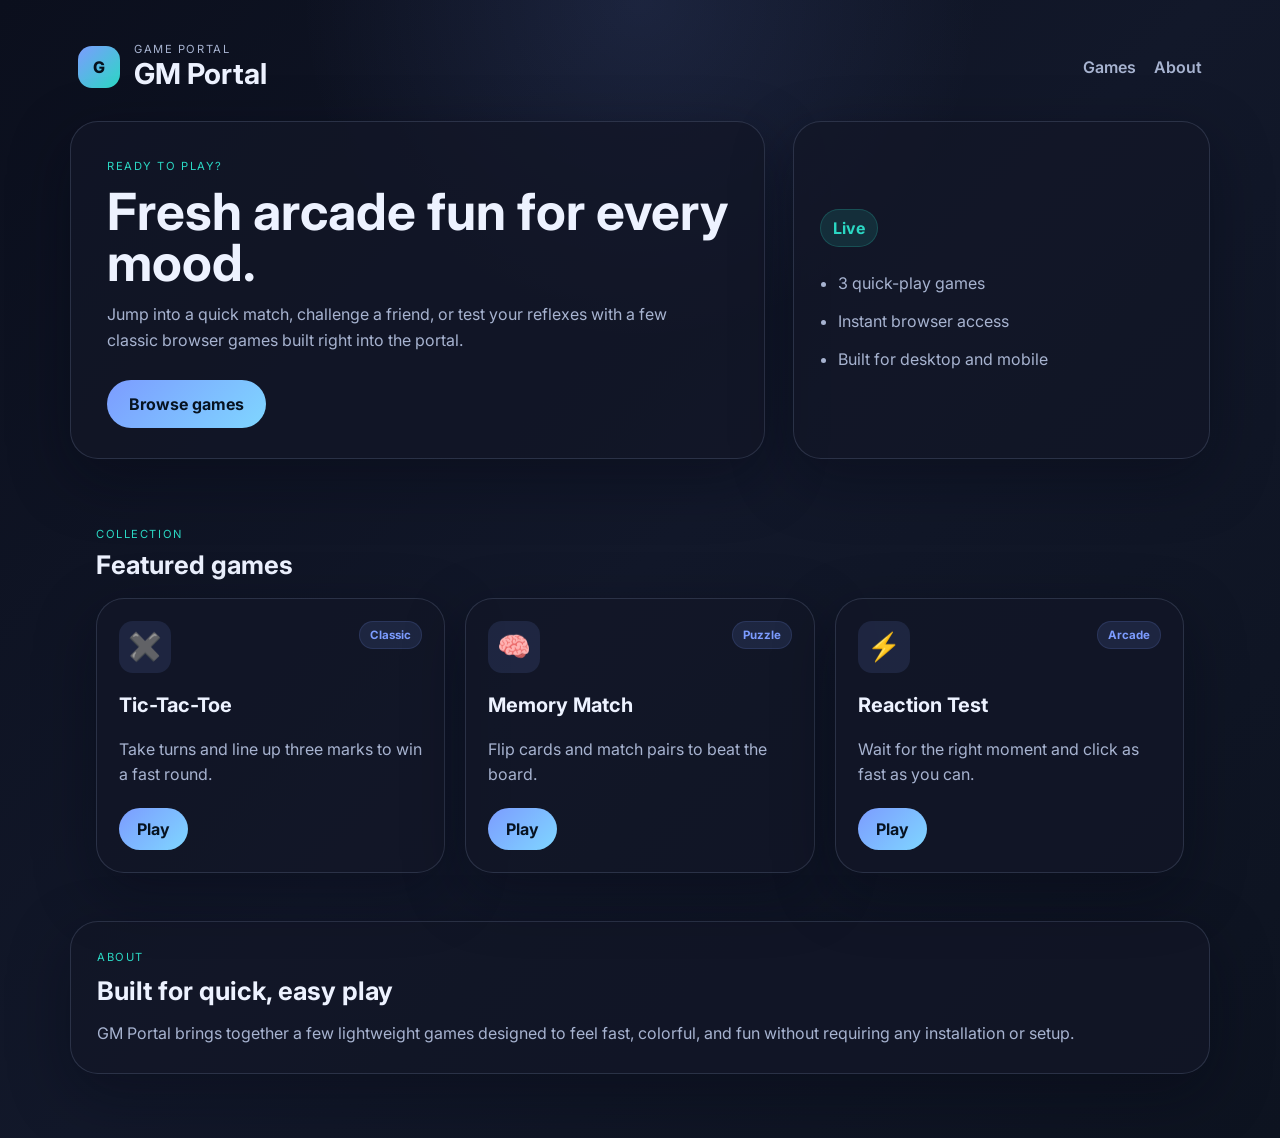
<file: index.html>
<!DOCTYPE html>
<html lang="en">
  <head>
    <meta charset="UTF-8" />
    <meta name="viewport" content="width=device-width, initial-scale=1.0" />
    <title>GM Portal</title>
    <link rel="preconnect" href="https://fonts.googleapis.com" />
    <link rel="preconnect" href="https://fonts.gstatic.com" crossorigin />
    <link href="https://fonts.googleapis.com/css2?family=Inter:wght@400;500;600;700;800&display=swap" rel="stylesheet" />
    <link rel="stylesheet" href="styles.css" />
  </head>
  <body>
    <div class="page-shell">
      <header class="topbar">
        <div class="brand-wrap">
          <div class="brand-mark">G</div>
          <div>
            <p class="eyebrow">Game portal</p>
            <h1>GM Portal</h1>
          </div>
        </div>
        <nav class="nav">
          <a href="#games">Games</a>
          <a href="#about">About</a>
        </nav>
      </header>

      <main>
        <section class="hero">
          <div class="hero-copy">
            <p class="eyebrow accent">Ready to play?</p>
            <h2>Fresh arcade fun for every mood.</h2>
            <p>
              Jump into a quick match, challenge a friend, or test your reflexes with a few
              classic browser games built right into the portal.
            </p>
            <div class="hero-actions">
              <a class="primary-btn" href="#games">Browse games</a>
            </div>
          </div>
          <div class="hero-card">
            <div class="status-pill">Live</div>
            <ul>
              <li>3 quick-play games</li>
              <li>Instant browser access</li>
              <li>Built for desktop and mobile</li>
            </ul>
          </div>
        </section>

        <section id="games" class="games-panel">
          <div class="section-header">
            <div>
              <p class="eyebrow accent">Collection</p>
              <h3>Featured games</h3>
            </div>
          </div>
          <div id="game-grid" class="game-grid" aria-live="polite"></div>
        </section>

        <section id="about" class="about-panel">
          <div>
            <p class="eyebrow accent">About</p>
            <h3>Built for quick, easy play</h3>
          </div>
          <p>
            GM Portal brings together a few lightweight games designed to feel fast, colorful,
            and fun without requiring any installation or setup.
          </p>
        </section>
      </main>
    </div>

    <script src="script.js"></script>
  </body>
</html>
</file>
<file: styles.css>
:root {
  --bg: #0f1221;
  --bg-panel: rgba(18, 23, 39, 0.9);
  --surface: #171d2d;
  --surface-strong: #212a3d;
  --primary: #7c9cff;
  --secondary: #2bd8c4;
  --text: #edf2ff;
  --muted: #a7b3d0;
  --shadow: rgba(5, 8, 20, 0.4);
  --border: rgba(163, 176, 214, 0.18);
}

* {
  box-sizing: border-box;
}

html {
  scroll-behavior: smooth;
}

body {
  margin: 0;
  min-height: 100vh;
  font-family: "Inter", sans-serif;
  background:
    radial-gradient(circle at top, rgba(124, 156, 255, 0.12), transparent 26%),
    linear-gradient(135deg, #0b0f1d 0%, #12182a 50%, #0d1320 100%);
  color: var(--text);
}

img {
  max-width: 100%;
}

button,
input {
  font: inherit;
}

.page-shell {
  max-width: 1180px;
  margin: 0 auto;
  padding: 24px 20px 64px;
}

.topbar {
  display: flex;
  align-items: center;
  justify-content: space-between;
  gap: 20px;
  padding: 18px 8px 30px;
}

.brand-wrap {
  display: flex;
  align-items: center;
  gap: 14px;
}

.brand-mark {
  display: grid;
  place-items: center;
  width: 42px;
  height: 42px;
  border-radius: 14px;
  background: linear-gradient(135deg, var(--primary), var(--secondary));
  color: #06111d;
  font-weight: 800;
}

.eyebrow {
  margin: 0;
  text-transform: uppercase;
  letter-spacing: 0.14em;
  font-size: 0.7rem;
  color: var(--muted);
}

.eyebrow.accent {
  color: var(--secondary);
}

h1,
h2,
h3,
p {
  margin-top: 0;
}

h1 {
  margin: 0;
  font-size: clamp(1.2rem, 3vw, 1.8rem);
}

.nav {
  display: flex;
  gap: 18px;
  flex-wrap: wrap;
}

.nav a {
  color: var(--muted);
  text-decoration: none;
  font-weight: 600;
}

.hero {
  display: grid;
  grid-template-columns: 1.5fr 0.9fr;
  gap: 28px;
  align-items: stretch;
  margin-bottom: 42px;
}

.hero-copy,
.hero-card,
.about-panel,
.game-card,
.game-shell {
  background: rgba(18, 23, 39, 0.78);
  border: 1px solid var(--border);
  border-radius: 28px;
  box-shadow: 0 20px 60px var(--shadow);
}

.hero-copy {
  padding: 36px 36px 30px;
}

.hero-copy h2 {
  margin: 10px 0 14px;
  font-size: clamp(2.3rem, 4vw, 4rem);
  line-height: 1;
}

.hero-copy p {
  color: var(--muted);
  max-width: 56ch;
  line-height: 1.6;
  margin-bottom: 0;
}

.hero-actions {
  margin-top: 26px;
}

.primary-btn,
.secondary-btn,
.card-btn,
.game-action {
  display: inline-flex;
  align-items: center;
  justify-content: center;
  border: none;
  border-radius: 999px;
  text-decoration: none;
  cursor: pointer;
  font-weight: 700;
  transition: transform 0.2s ease, box-shadow 0.2s ease;
}

.primary-btn,
.card-btn,
.game-action {
  background: linear-gradient(135deg, var(--primary), #7fd6ff);
  color: #071321;
}

.primary-btn {
  padding: 14px 22px;
}

.secondary-btn {
  background: rgba(255, 255, 255, 0.08);
  color: var(--text);
  padding: 12px 20px;
  border: 1px solid var(--border);
}

.hero-card {
  padding: 26px;
  display: flex;
  flex-direction: column;
  justify-content: center;
}

.status-pill {
  width: fit-content;
  padding: 8px 12px;
  border-radius: 999px;
  background: rgba(43, 216, 196, 0.12);
  color: var(--secondary);
  border: 1px solid rgba(43, 216, 196, 0.2);
  font-weight: 700;
  margin-bottom: 24px;
}

.hero-card ul {
  margin: 0;
  padding-left: 18px;
  display: grid;
  gap: 14px;
  color: var(--muted);
  line-height: 1.5;
}

.games-panel,
.about-panel {
  padding: 26px;
}

.section-header {
  margin-bottom: 18px;
}

.section-header h3,
.about-panel h3 {
  margin: 8px 0 0;
  font-size: clamp(1.5rem, 2vw, 2.1rem);
}

.game-grid {
  display: grid;
  grid-template-columns: repeat(auto-fit, minmax(240px, 1fr));
  gap: 20px;
}

.game-card {
  padding: 22px;
  display: flex;
  flex-direction: column;
  gap: 20px;
}

.game-card-header {
  display: flex;
  justify-content: space-between;
  align-items: flex-start;
  gap: 12px;
}

.game-icon {
  width: 52px;
  height: 52px;
  border-radius: 14px;
  display: grid;
  place-items: center;
  background: rgba(124, 156, 255, 0.12);
  font-size: 1.7rem;
}

.tag {
  display: inline-flex;
  padding: 6px 10px;
  border-radius: 999px;
  background: rgba(124, 156, 255, 0.12);
  color: var(--primary);
  border: 1px solid rgba(124, 156, 255, 0.14);
  font-size: 0.72rem;
  font-weight: 700;
}

.game-card h4 {
  margin: 0;
  font-size: 1.25rem;
}

.game-card p {
  margin: 0;
  color: var(--muted);
  line-height: 1.6;
}

.card-btn {
  width: fit-content;
  padding: 11px 18px;
}

.card-btn:hover,
.primary-btn:hover,
.secondary-btn:hover,
.game-action:hover {
  transform: translateY(-1px);
}

.about-panel {
  margin-top: 22px;
  display: grid;
  gap: 14px;
}

.about-panel p {
  margin: 0;
  color: var(--muted);
  line-height: 1.7;
}

.game-shell {
  margin-top: 20px;
  padding: 18px;
}

.game-shell.hidden {
  display: none;
}

.game-toolbar {
  display: flex;
  justify-content: space-between;
  align-items: center;
  gap: 12px;
  margin-bottom: 18px;
  flex-wrap: wrap;
}

.game-toolbar h4 {
  margin: 0;
  font-size: 1.5rem;
}

.game-area {
  min-height: 260px;
  display: grid;
  place-items: center;
  background: rgba(255, 255, 255, 0.02);
  border: 1px solid var(--border);
  border-radius: 18px;
  padding: 18px;
}

.tic-tac-toe-board {
  display: grid;
  grid-template-columns: repeat(3, 90px);
  gap: 10px;
}

.cell {
  width: 90px;
  height: 90px;
  border: 1px solid var(--border);
  border-radius: 16px;
  background: rgba(124, 156, 255, 0.06);
  color: var(--text);
  font-size: 2.2rem;
  font-weight: 800;
  cursor: pointer;
}

.memory-grid {
  display: grid;
  grid-template-columns: repeat(4, minmax(58px, 1fr));
  gap: 12px;
  width: min(100%, 360px);
}

.memory-card {
  aspect-ratio: 1;
  border-radius: 16px;
  border: 1px solid var(--border);
  background: rgba(124, 156, 255, 0.08);
  color: var(--text);
  font-size: 2rem;
  cursor: pointer;
}

.memory-card.revealed,
.memory-card.matched {
  background: rgba(43, 216, 196, 0.12);
}

.reaction-box {
  min-width: min(100%, 340px);
  min-height: 180px;
  border: 2px dashed rgba(124, 156, 255, 0.45);
  border-radius: 18px;
  display: grid;
  place-items: center;
  font-size: 1.2rem;
  font-weight: 700;
  background: rgba(124, 156, 255, 0.04);
  color: var(--text);
  text-align: center;
  padding: 18px;
}

.reaction-box.ready {
  border-style: solid;
  border-color: rgba(43, 216, 196, 0.8);
  background: rgba(43, 216, 196, 0.08);
}

.reaction-box.warn {
  border-color: rgba(255, 176, 96, 0.8);
  background: rgba(255, 176, 96, 0.08);
}

.status-line {
  margin-top: 18px;
  min-height: 24px;
  color: var(--muted);
  font-weight: 600;
}

@media (max-width: 760px) {
  .hero {
    grid-template-columns: 1fr;
  }

  .topbar {
    flex-direction: column;
    align-items: flex-start;
  }

  .game-grid {
    grid-template-columns: 1fr;
  }

  .tic-tac-toe-board {
    grid-template-columns: repeat(3, 72px);
  }

  .cell {
    width: 72px;
    height: 72px;
  }
}
</file>
